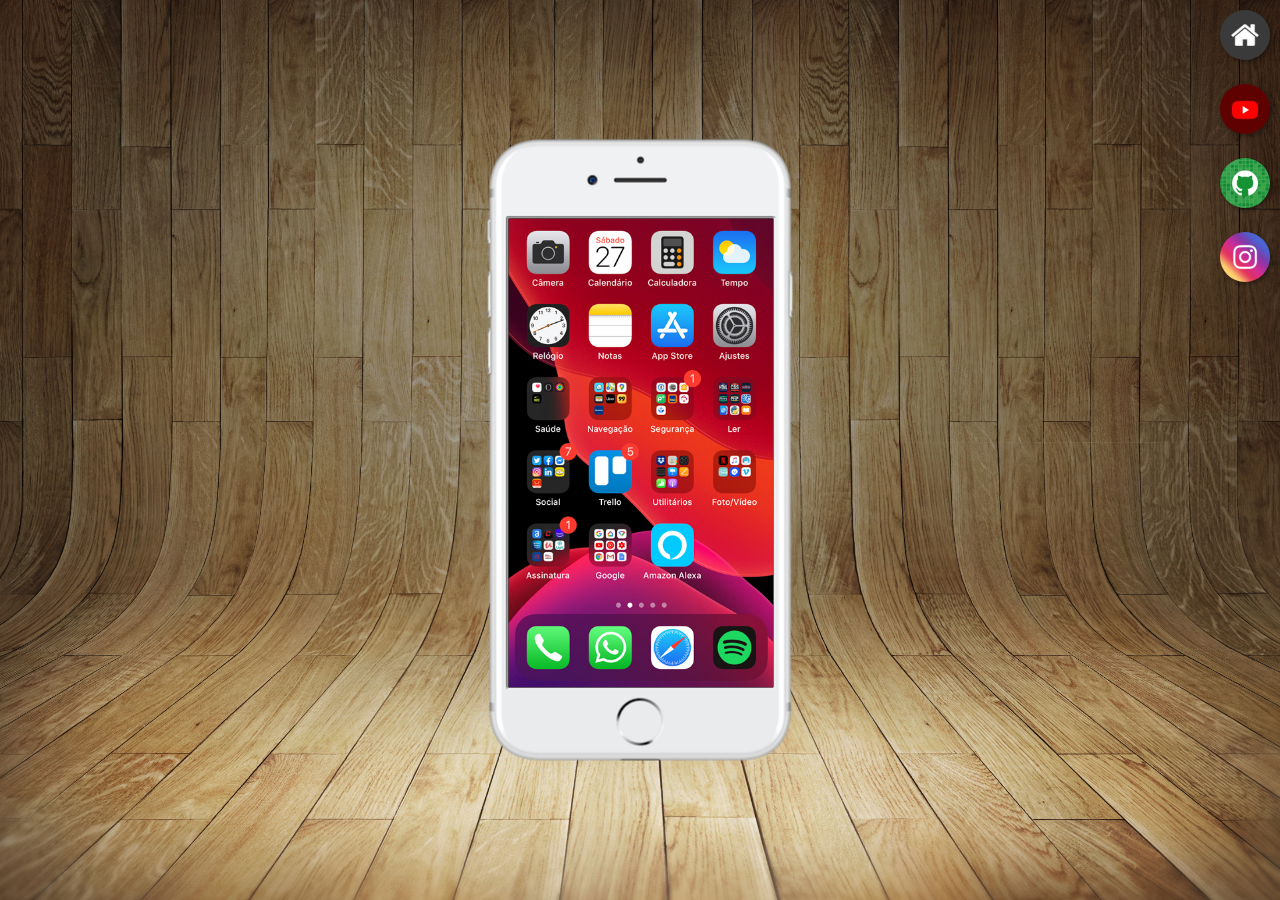
<file: index.html>
<!DOCTYPE html>
<html lang="en">
<head>
    <meta charset="UTF-8">
    <meta name="viewport" content="width=device-width, initial-scale=1.0">
    <link rel="shortcut icon" href="favicon.ico" type="image/x-icon">
    <link rel="stylesheet" href="estilos/style.css">
    <title>Projeto Redes Sociais</title>
</head>
<body>
    <main>
        <section id="telefone">
            <iframe src="home.html" name="tela" id="tela">
                Seu navegador não é compatível com isso.
            </iframe>
        </section>
        <section id="redes-sociais">
            <a href="home.html" target="tela"><img src="imagens/logo-home.jpg" alt="Home"></a><br>
            <a href="youtube.html" target="tela"><img src="imagens/logo-youtube.jpg" alt="YouTube"></a><br>
            <a href="GitHub.html" target="tela"><img src="imagens/logo-github.jpg" alt="GitHub"></a><br>
            <a href="Instagram.html" target="tela"><img src="imagens/logo-instagram.jpg" alt="Instagram"></a><br>
        </section>
    </main>
</body>
</html>
</file>
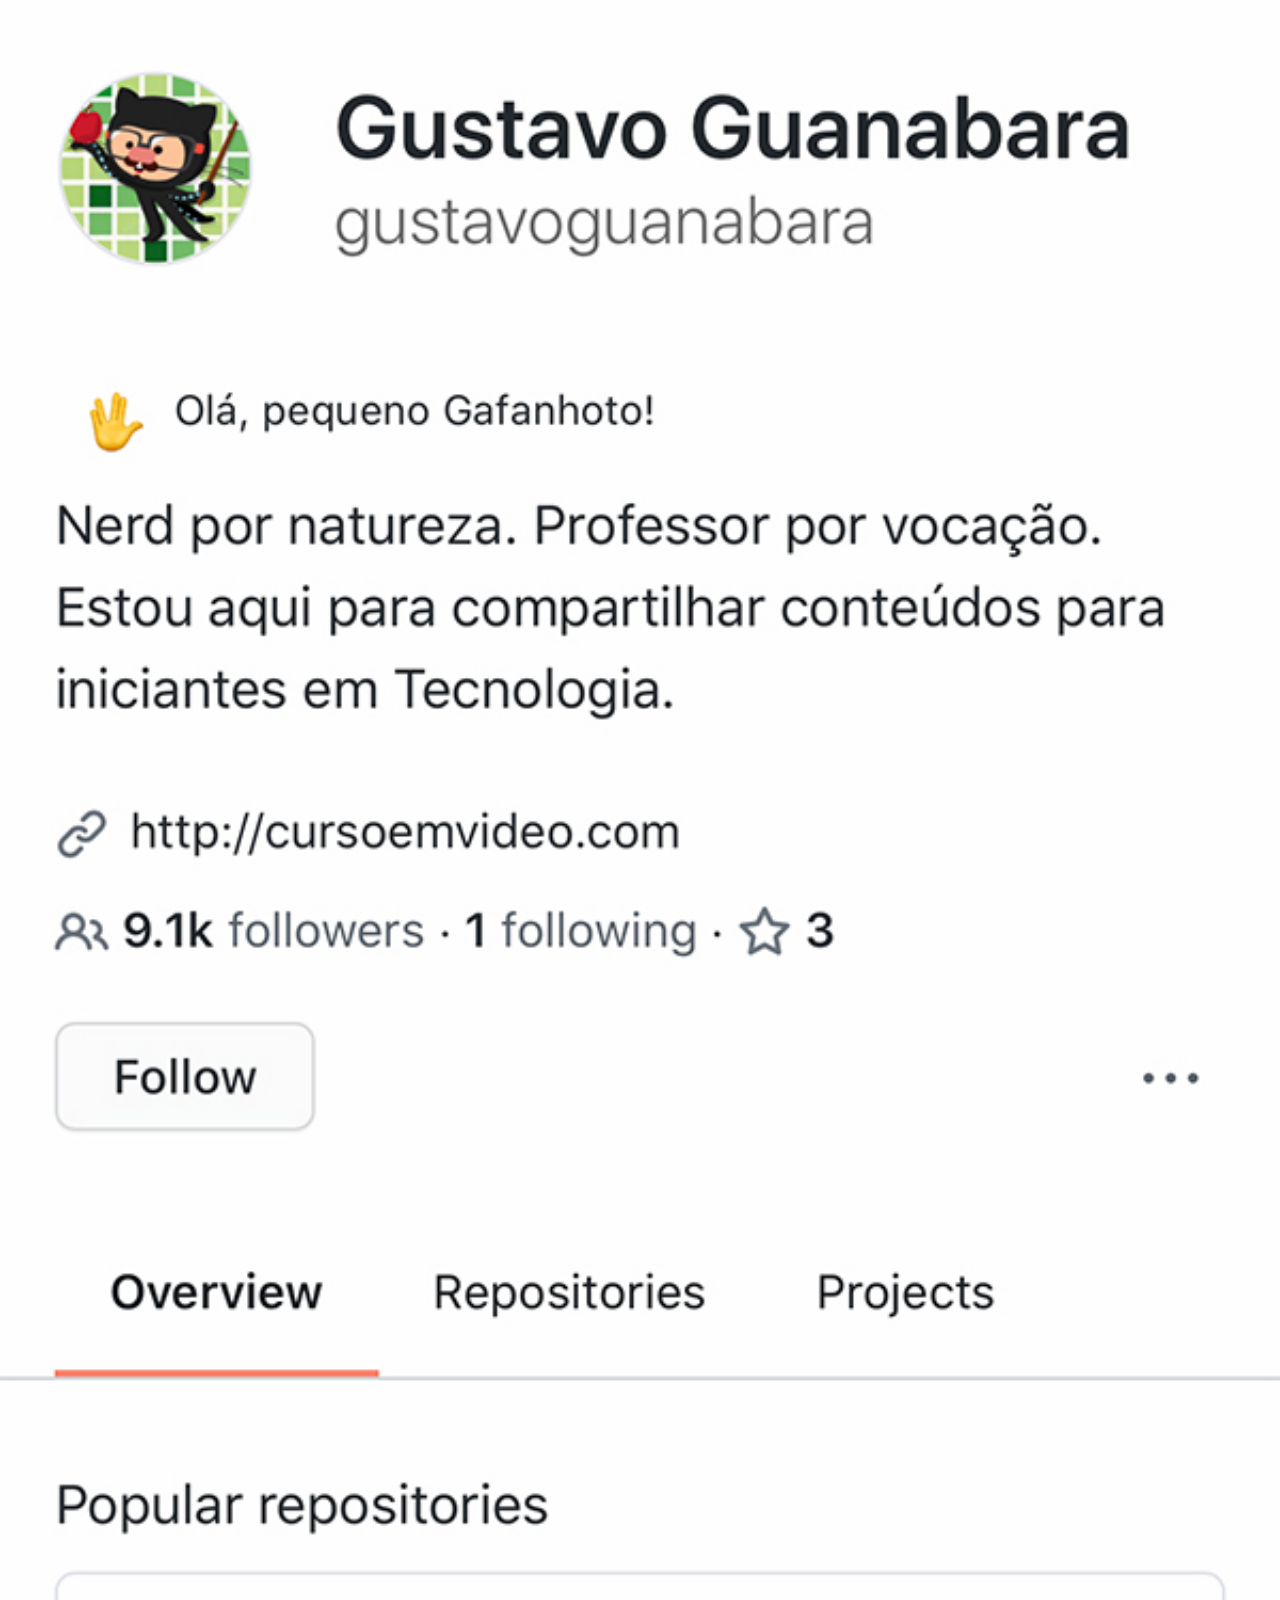
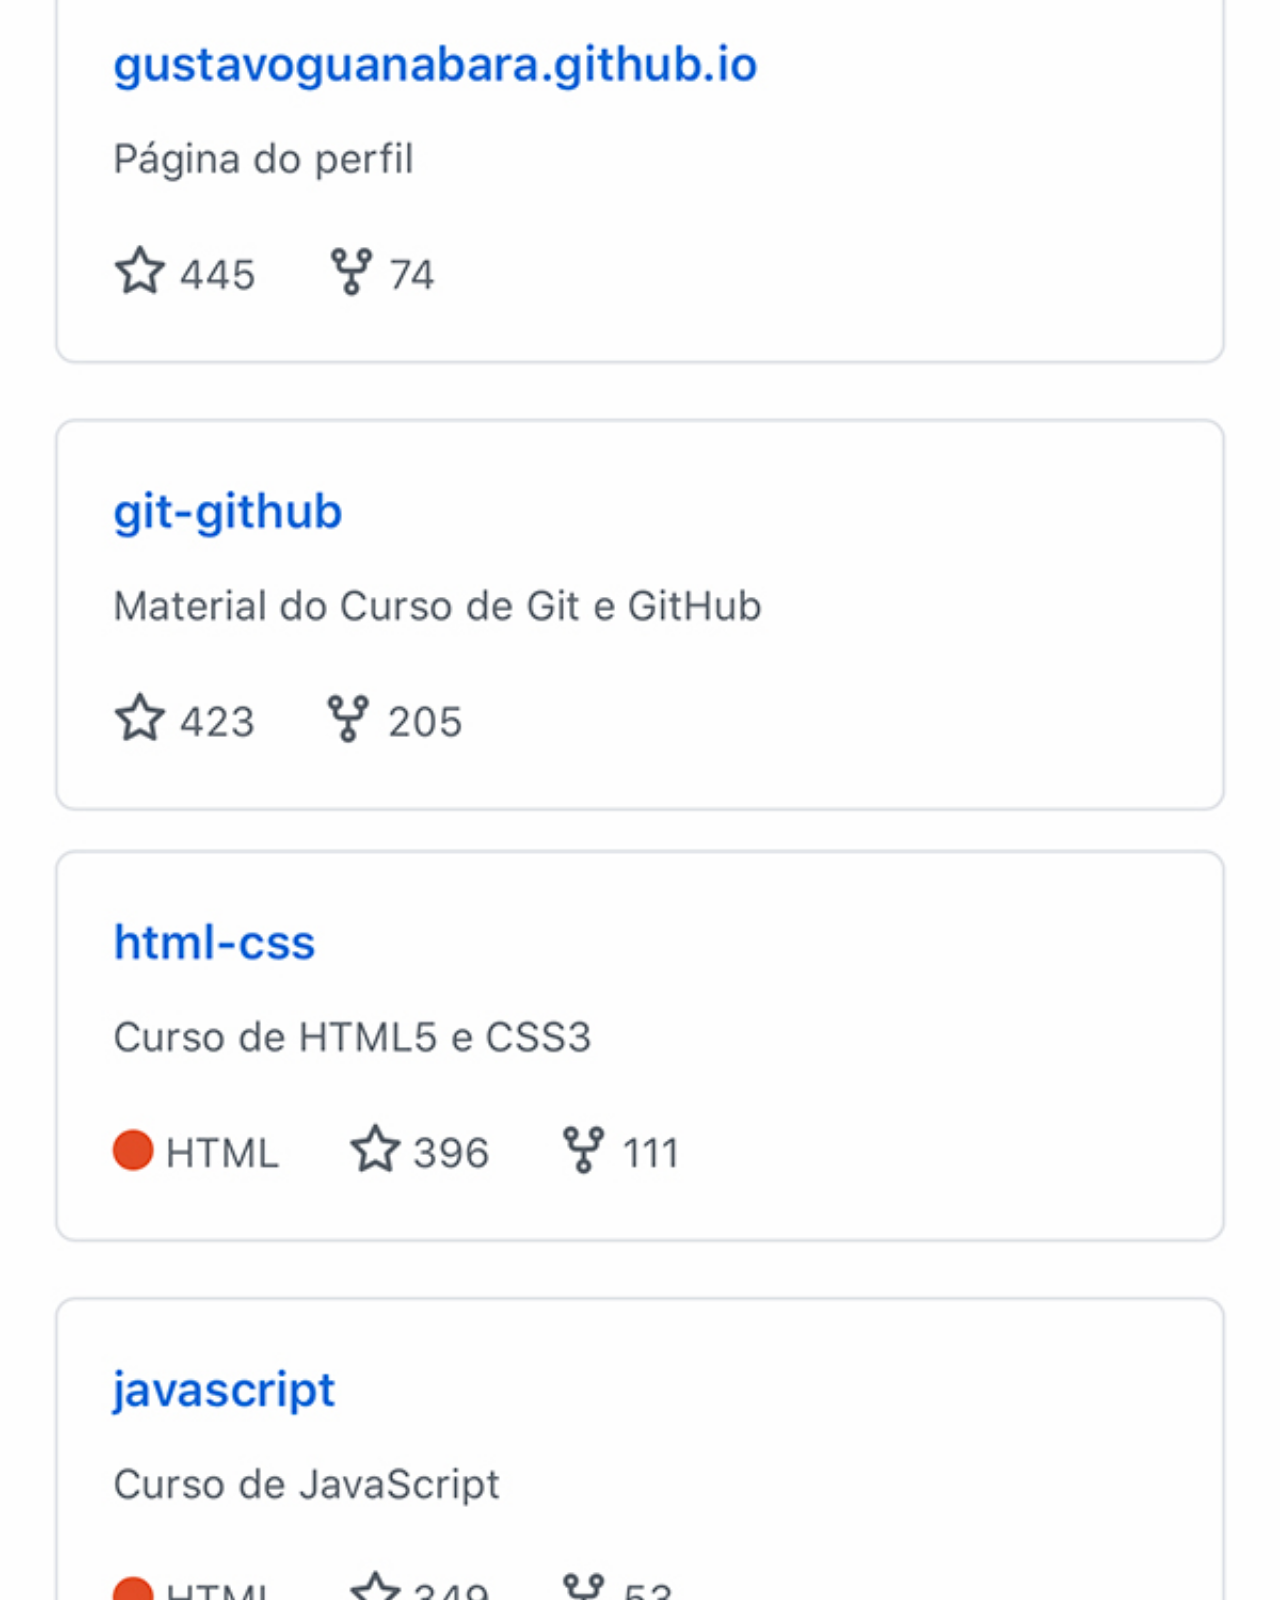
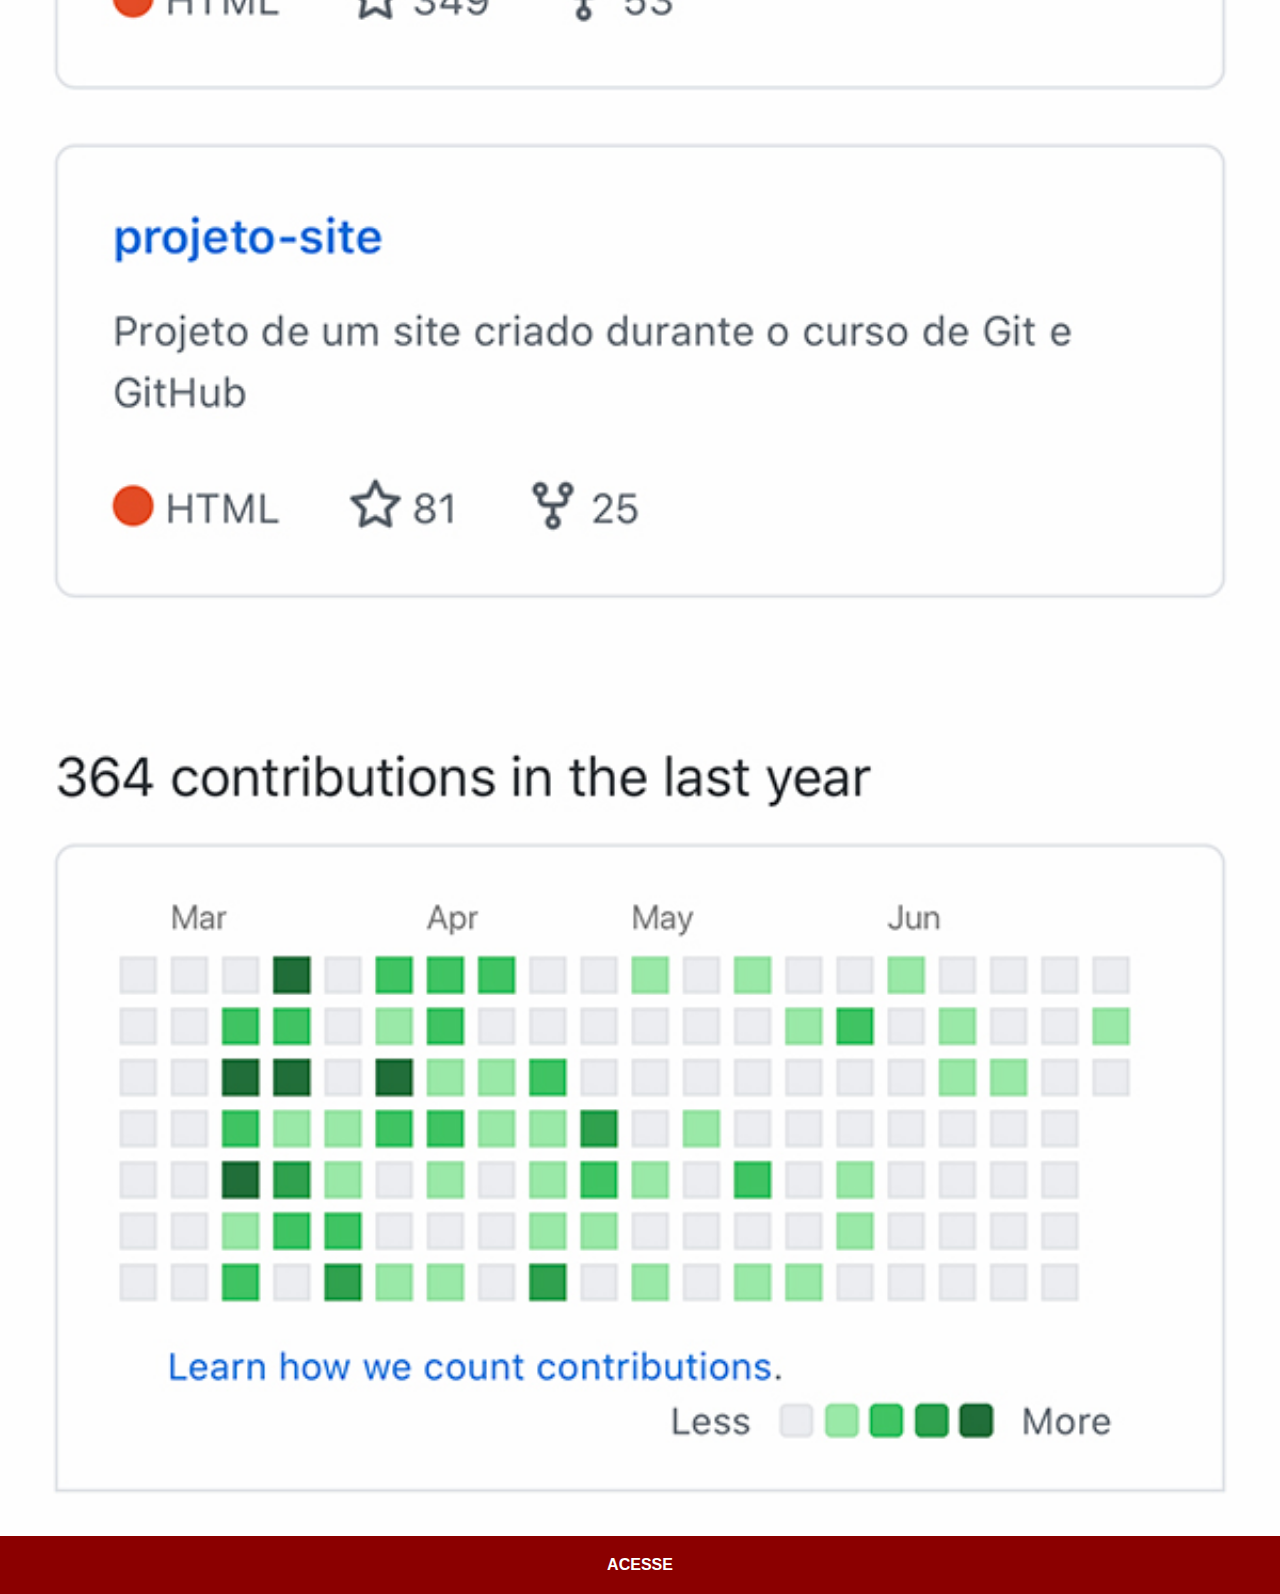
<file: GitHub.html>
<!DOCTYPE html>
<html lang="pt-br">
<head>
    <meta charset="UTF-8">
    <meta name="viewport" content="width=device-width, initial-scale=1.0">
    <title>YouTube</title>
    <link rel="stylesheet" href="estilos/social.css">
</head>
<body>
    <img src="imagens/tela-github.jpg" alt="GitHub">
    <a href="github.com/gustavoguanabara" target="_blank">ACESSE</a>
</body>
</html>
</file>
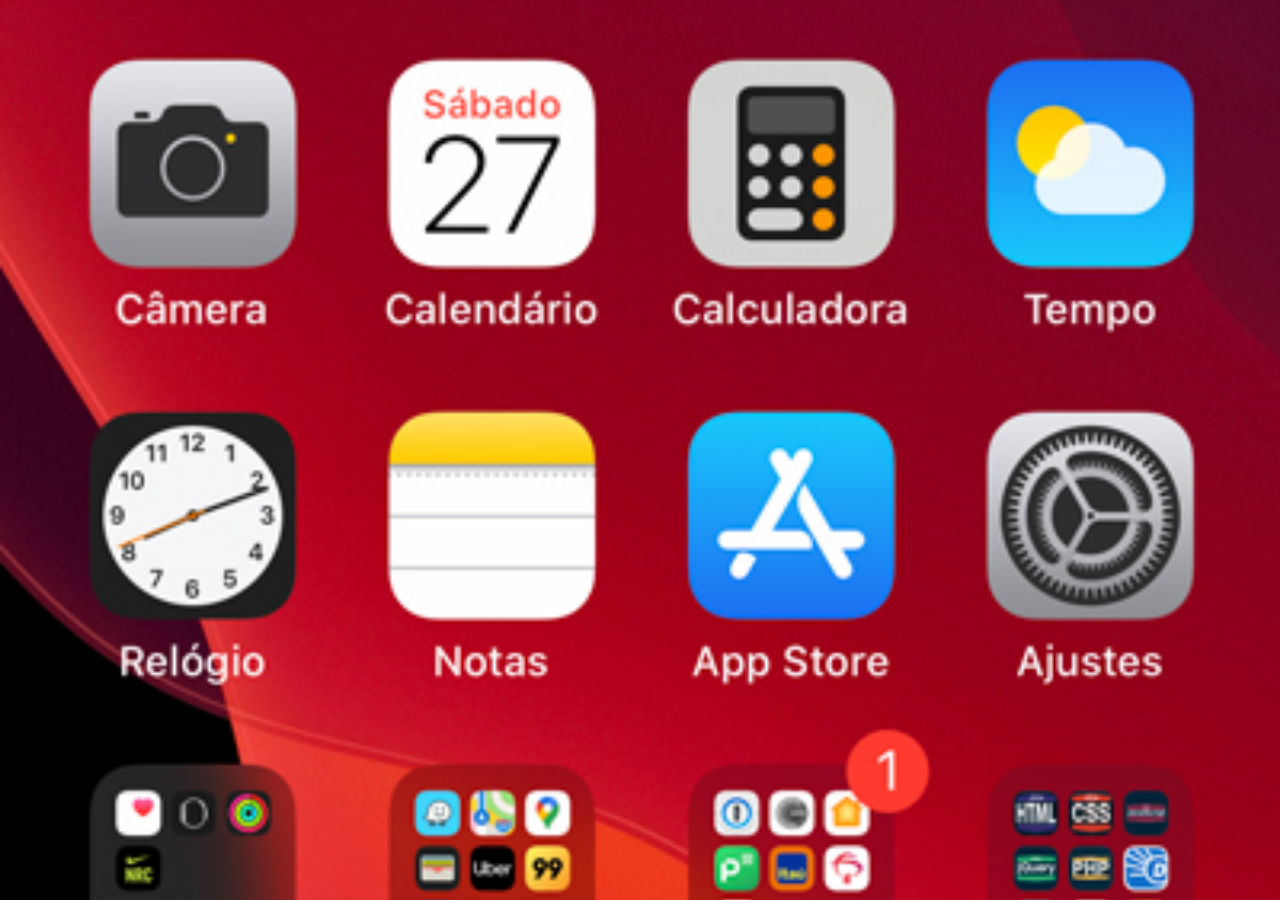
<file: home.html>
<!DOCTYPE html>
<html lang="en">
<head>
    <meta charset="UTF-8">
    <meta name="viewport" content="width=device-width, initial-scale=1.0">
    <title>Home</title>
</head>
<style>
    * {
        margin: 0px;
        padding: 0px;
    }

    body {
        width: 100vw;
        height: 100vh;
        background: black url('imagens/tela-home.jpg') no-repeat top center;
        background-size: cover;
    }
</style>
<body>
    
</body>
</html>
</file>
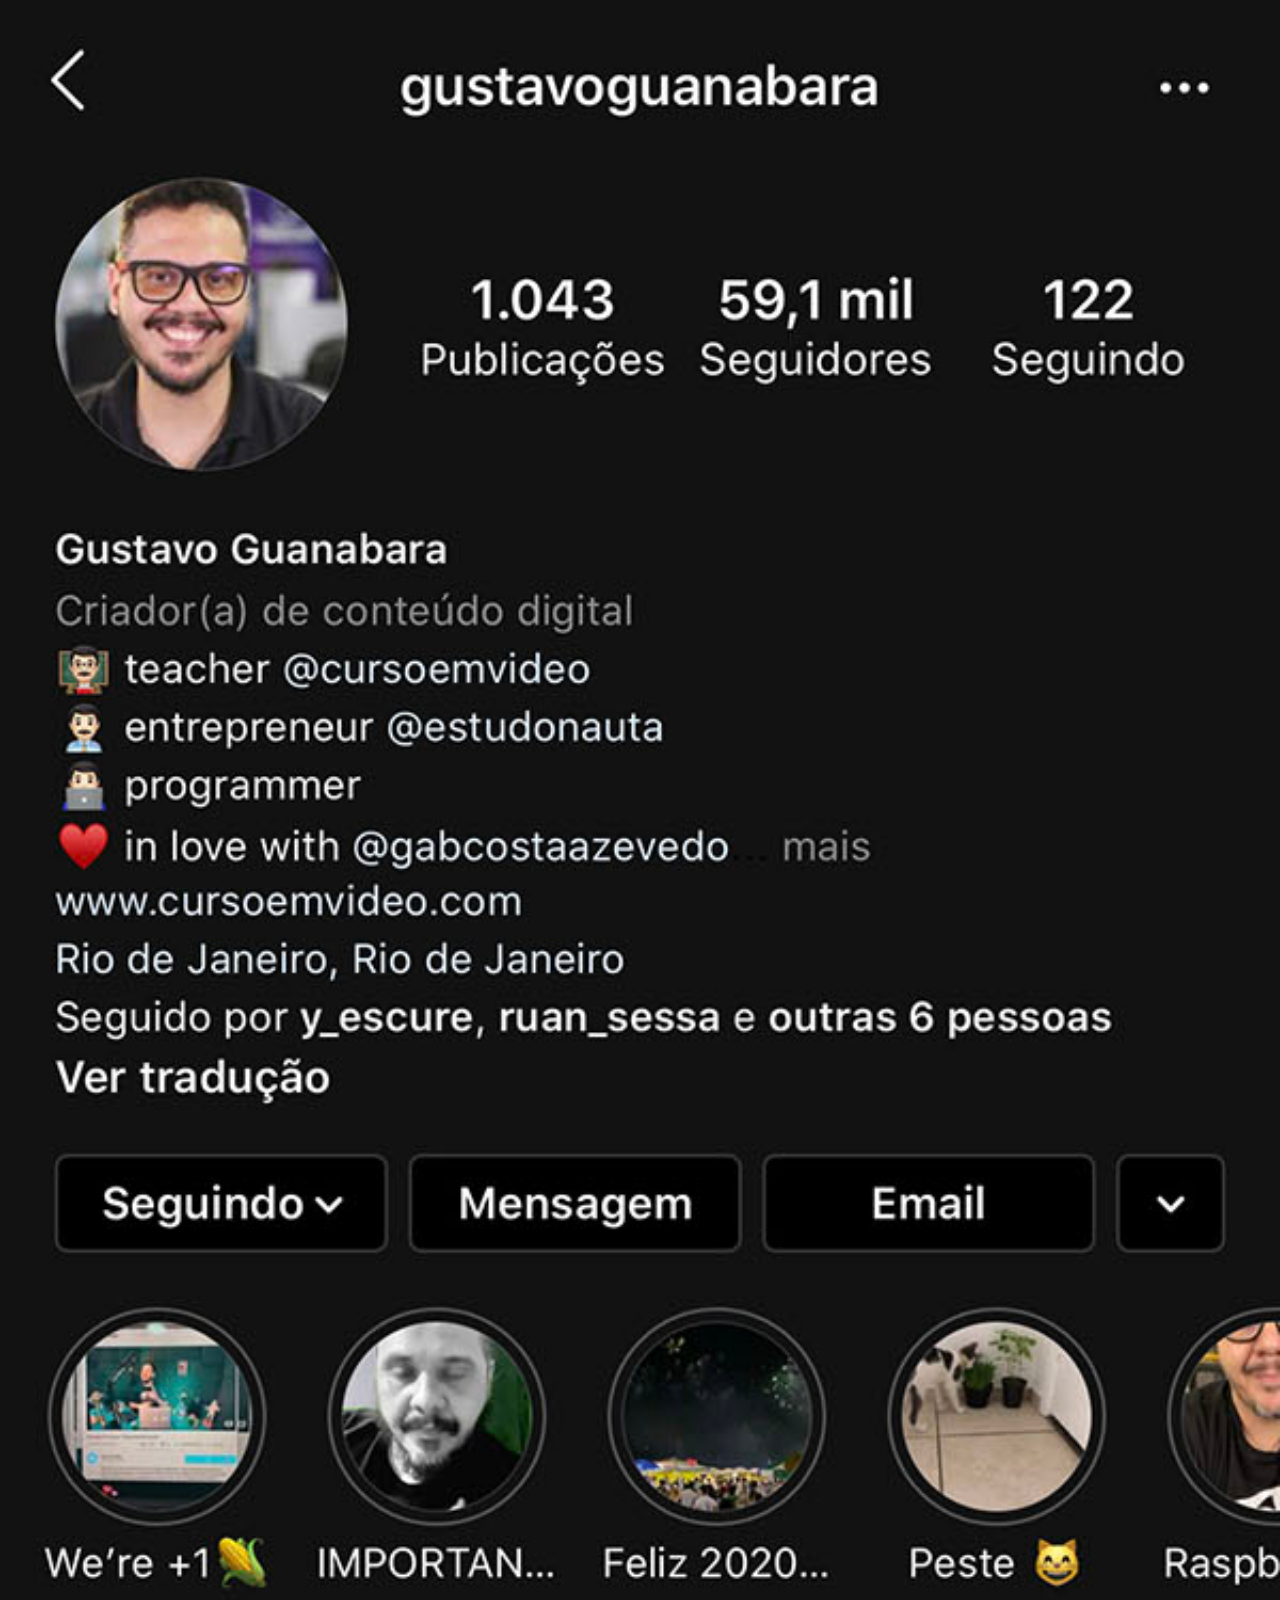
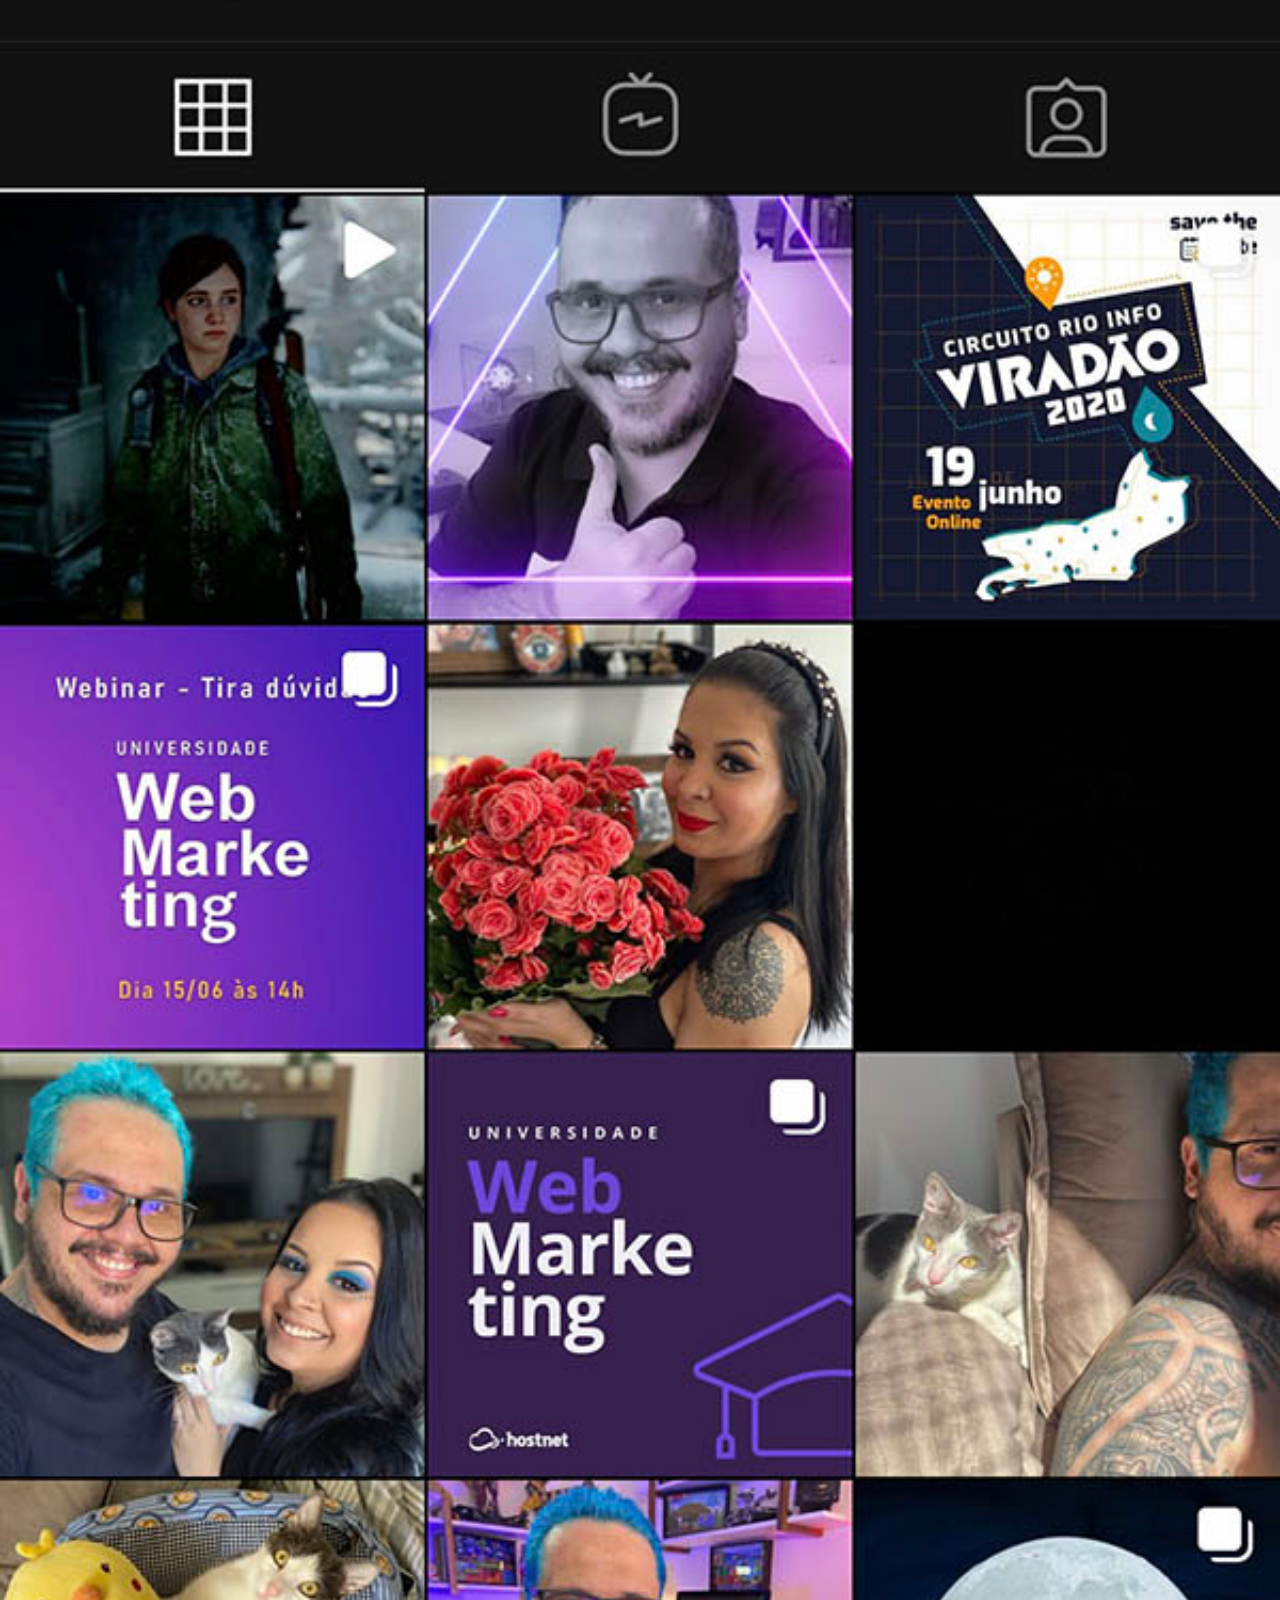
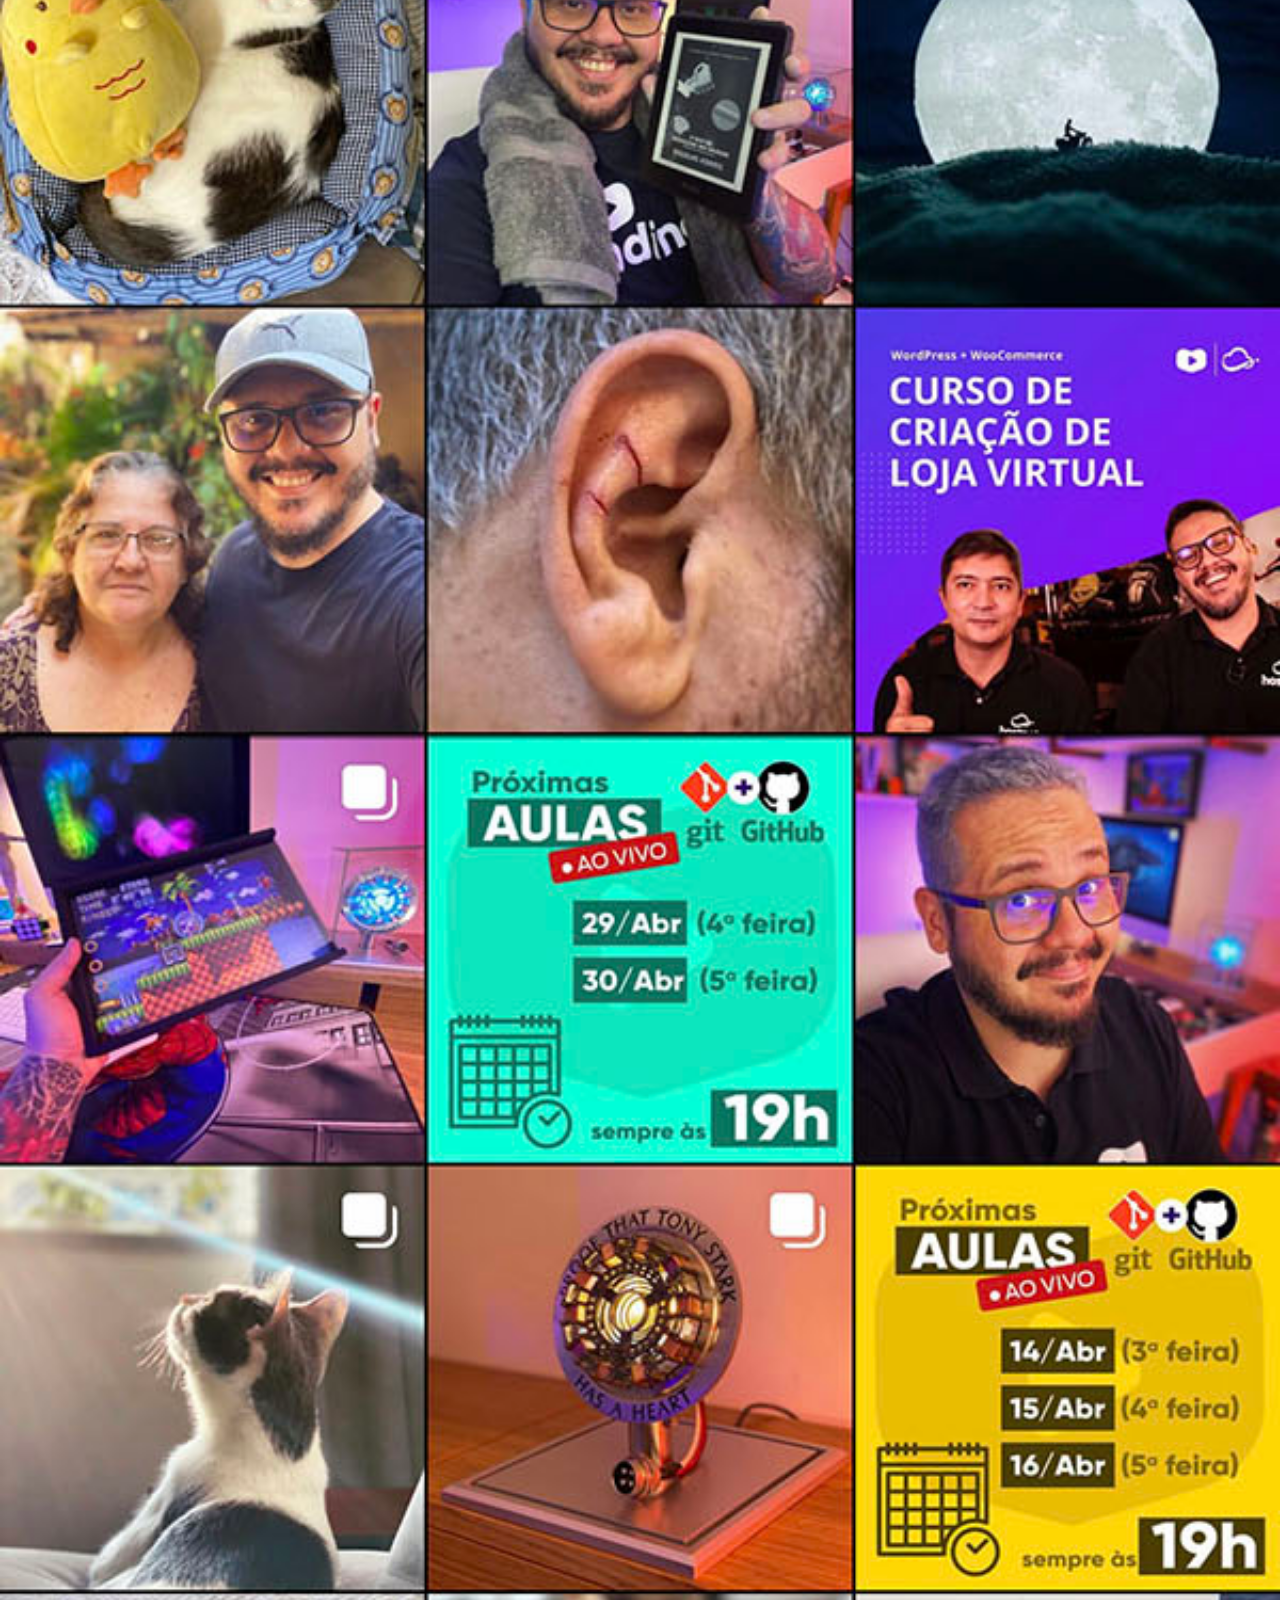
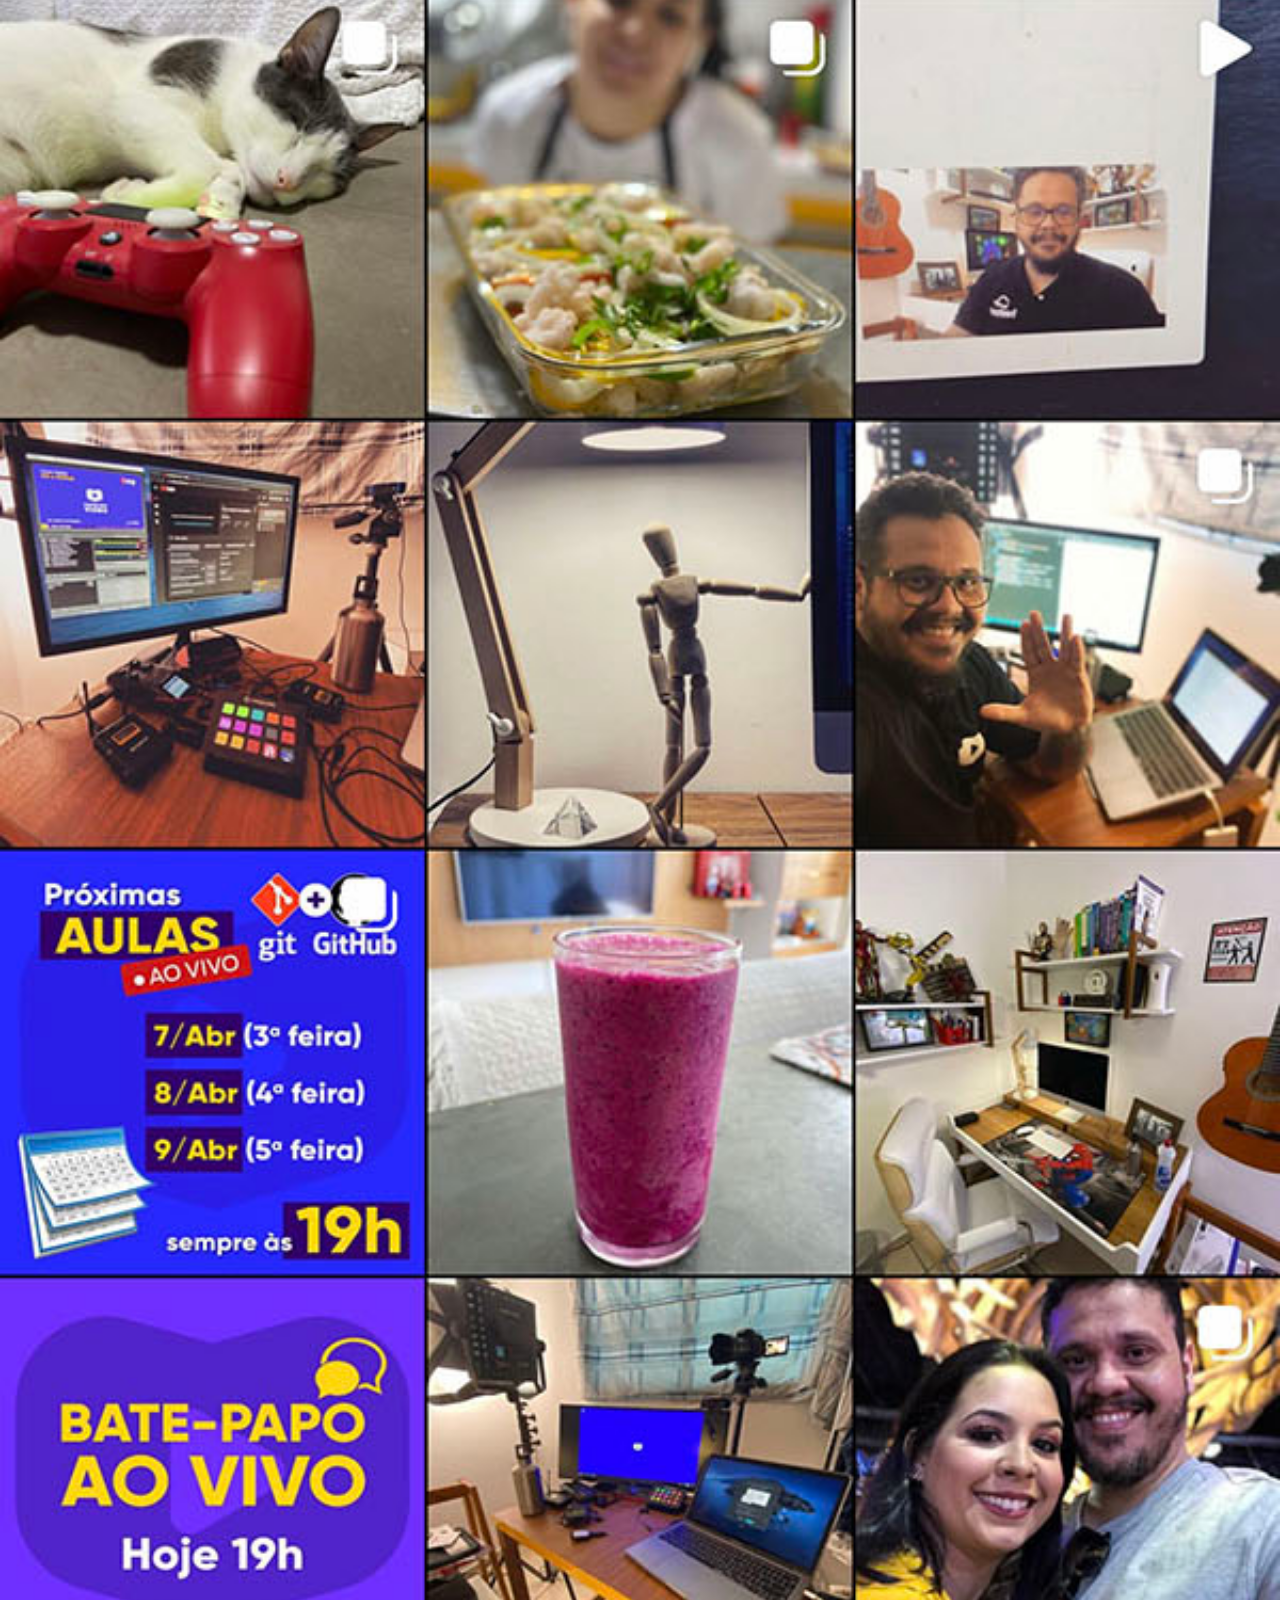
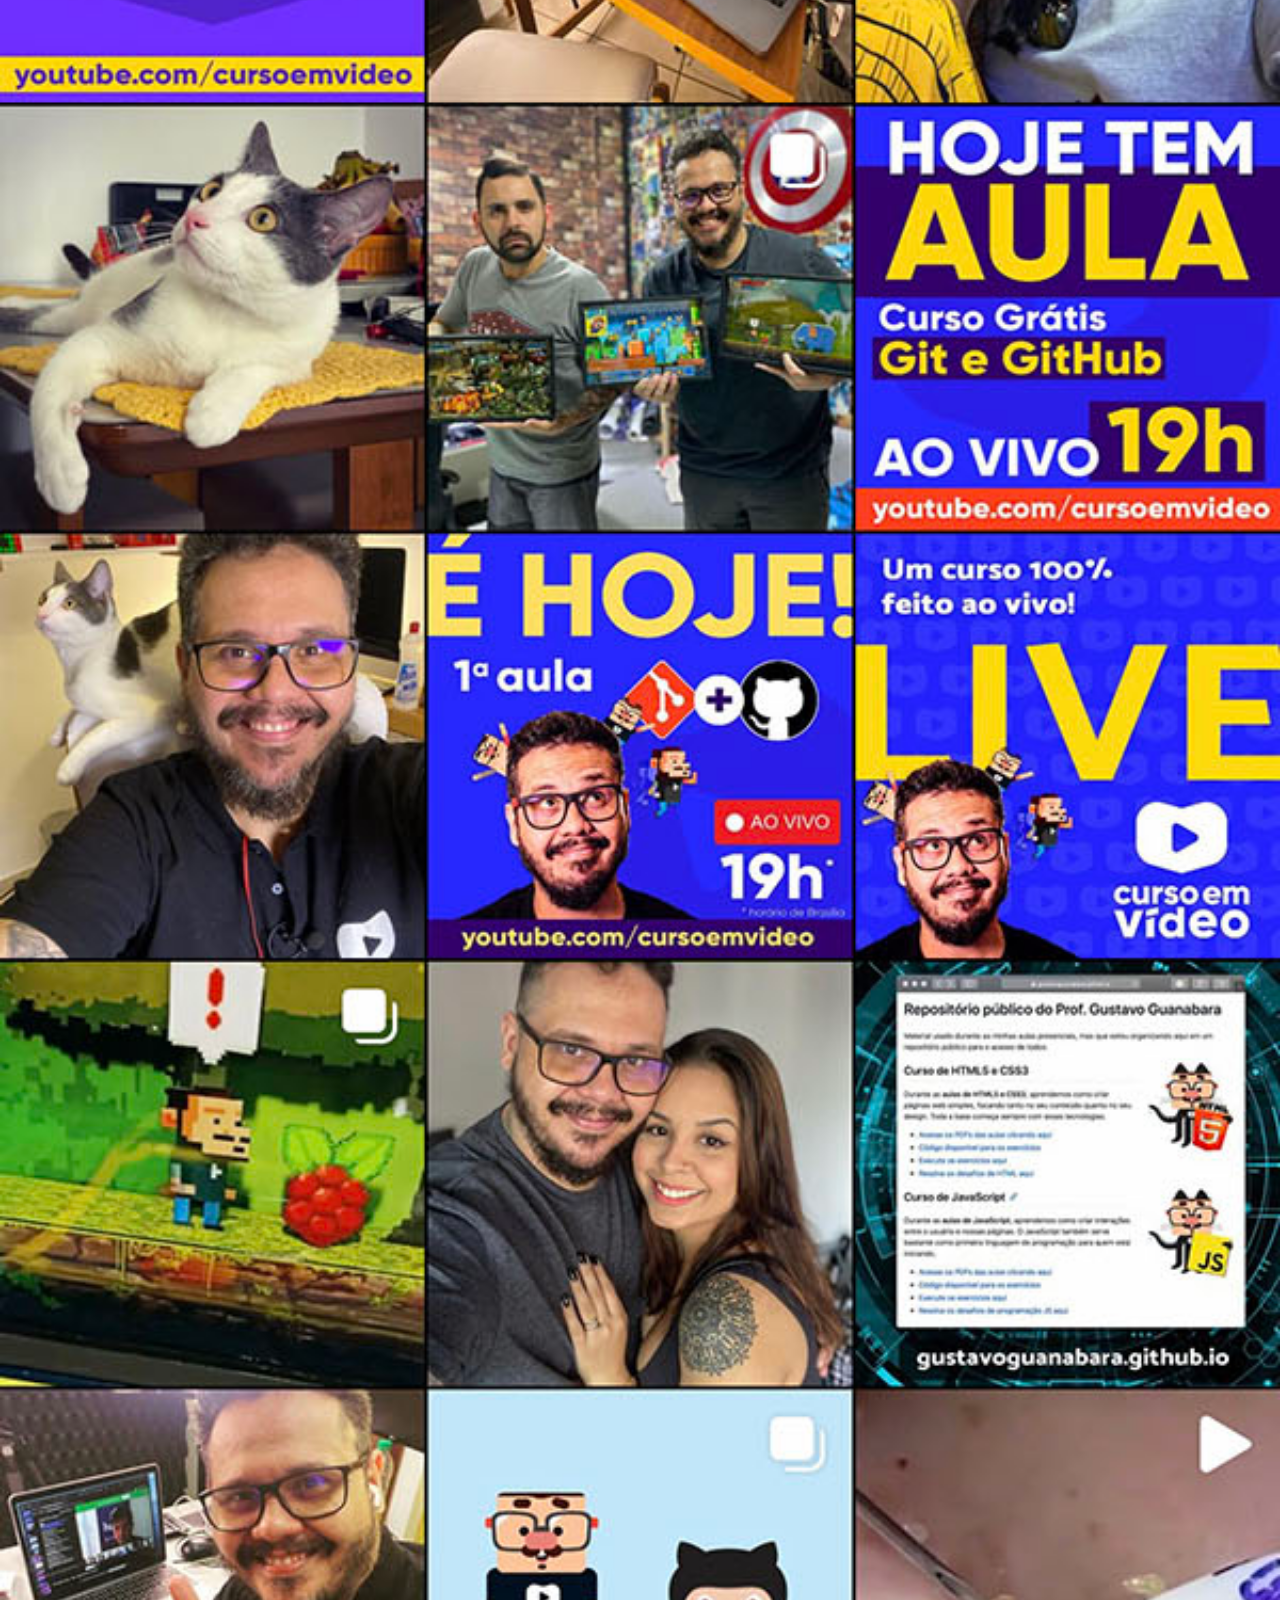
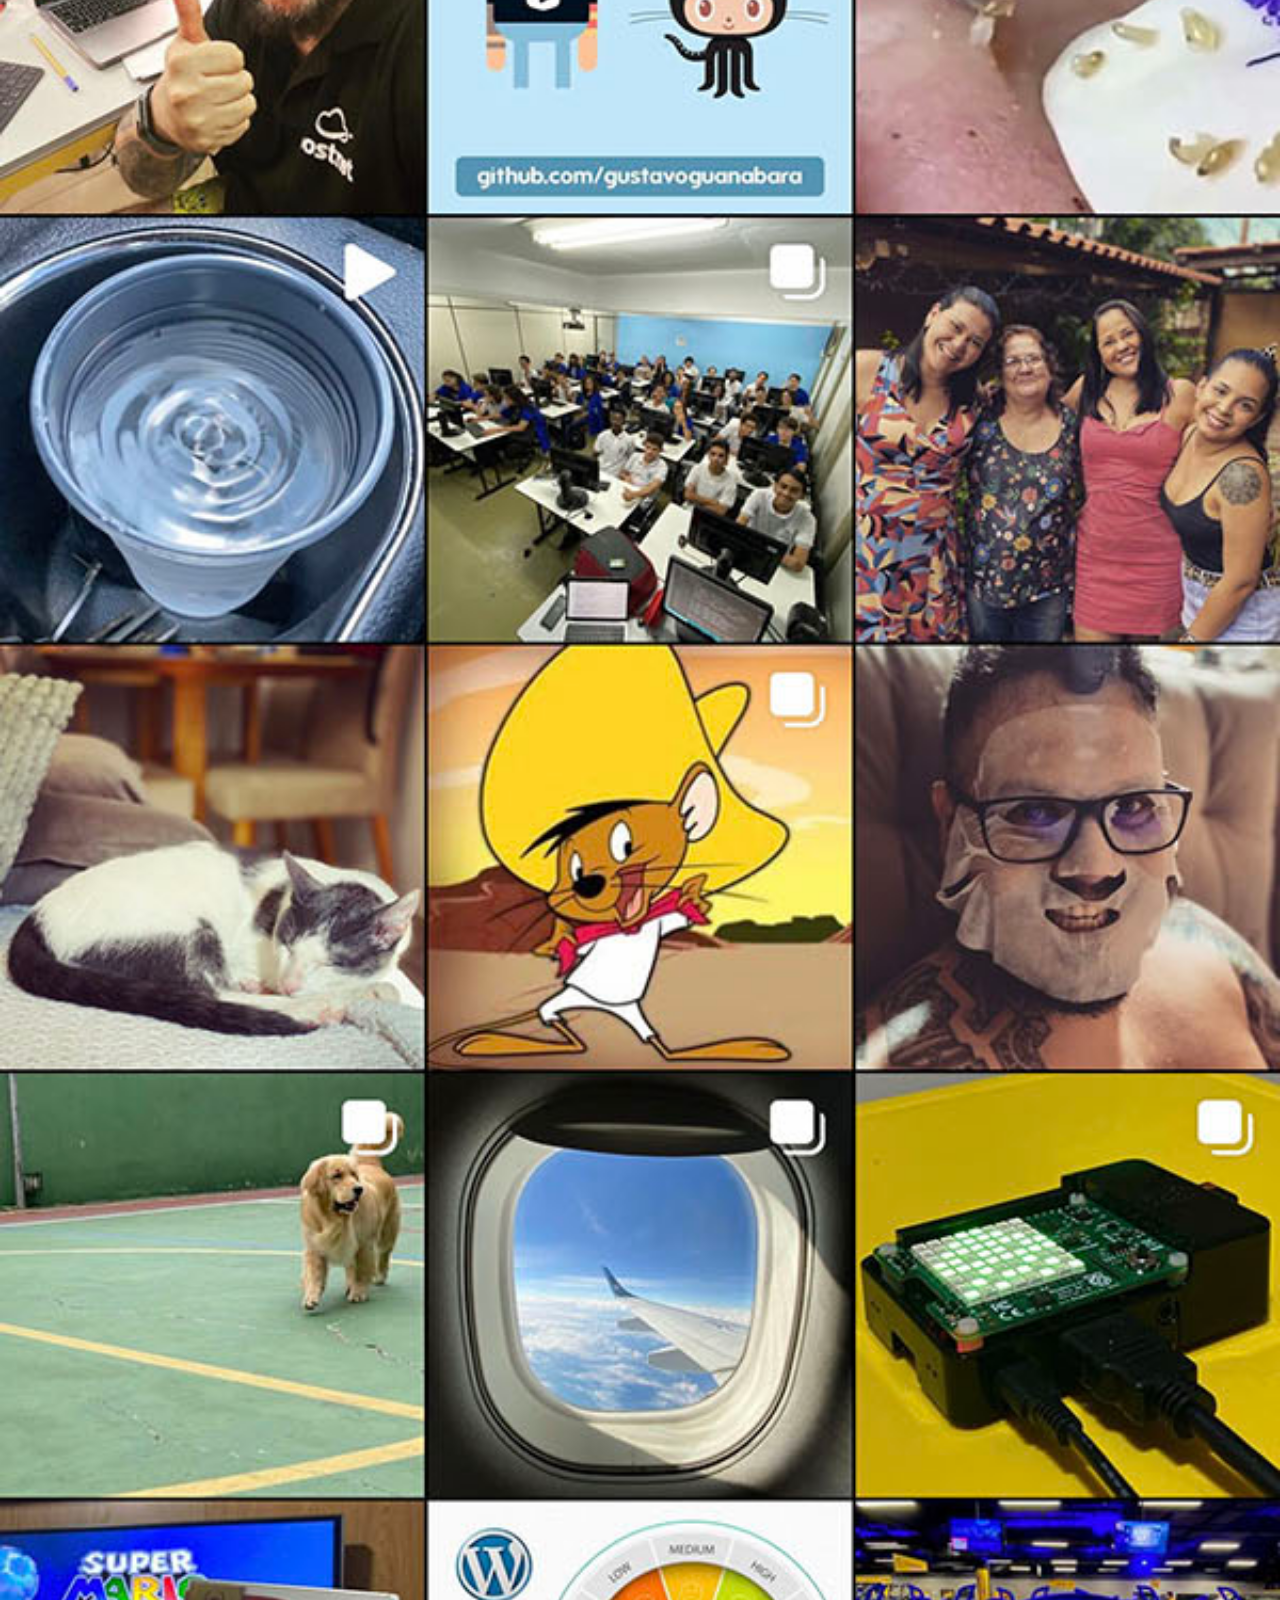
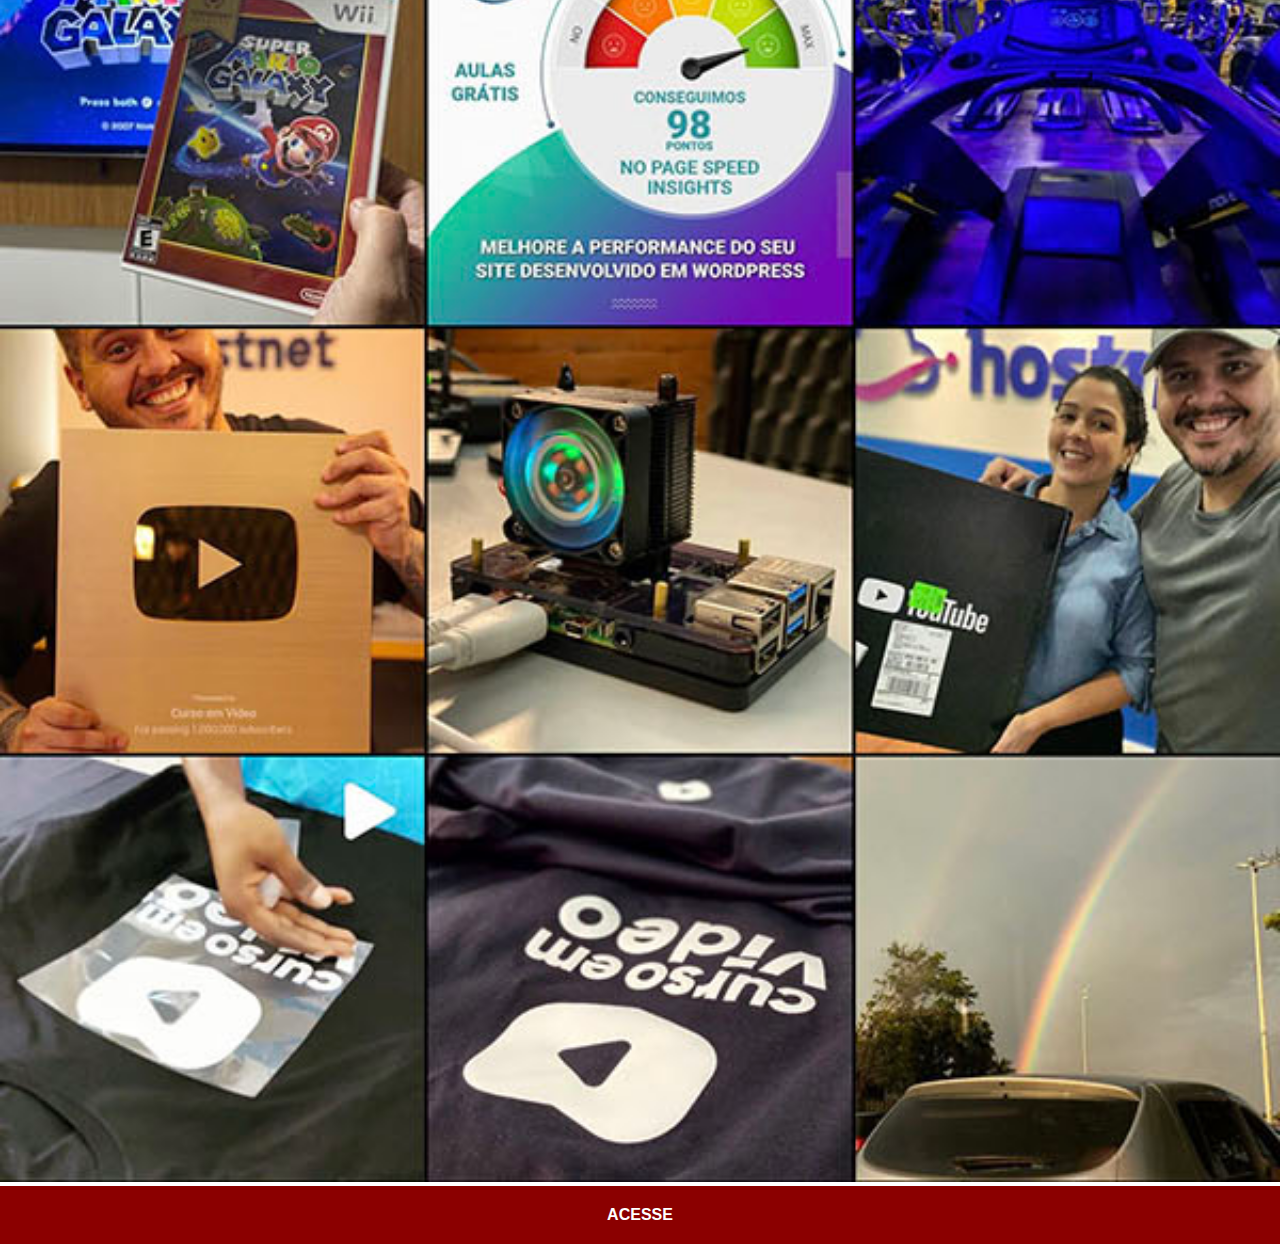
<file: Instagram.html>
<!DOCTYPE html>
<html lang="pt-br">
<head>
    <meta charset="UTF-8">
    <meta name="viewport" content="width=device-width, initial-scale=1.0">
    <title>YouTube</title>
    <link rel="stylesheet" href="estilos/social.css">
</head>
<body>
    <img src="imagens/tela-instagram.jpg" alt="Instagram">
    <a href="instagram.com/gustavoguanabara" target="_blank">ACESSE</a>
</body>
</html>
</file>
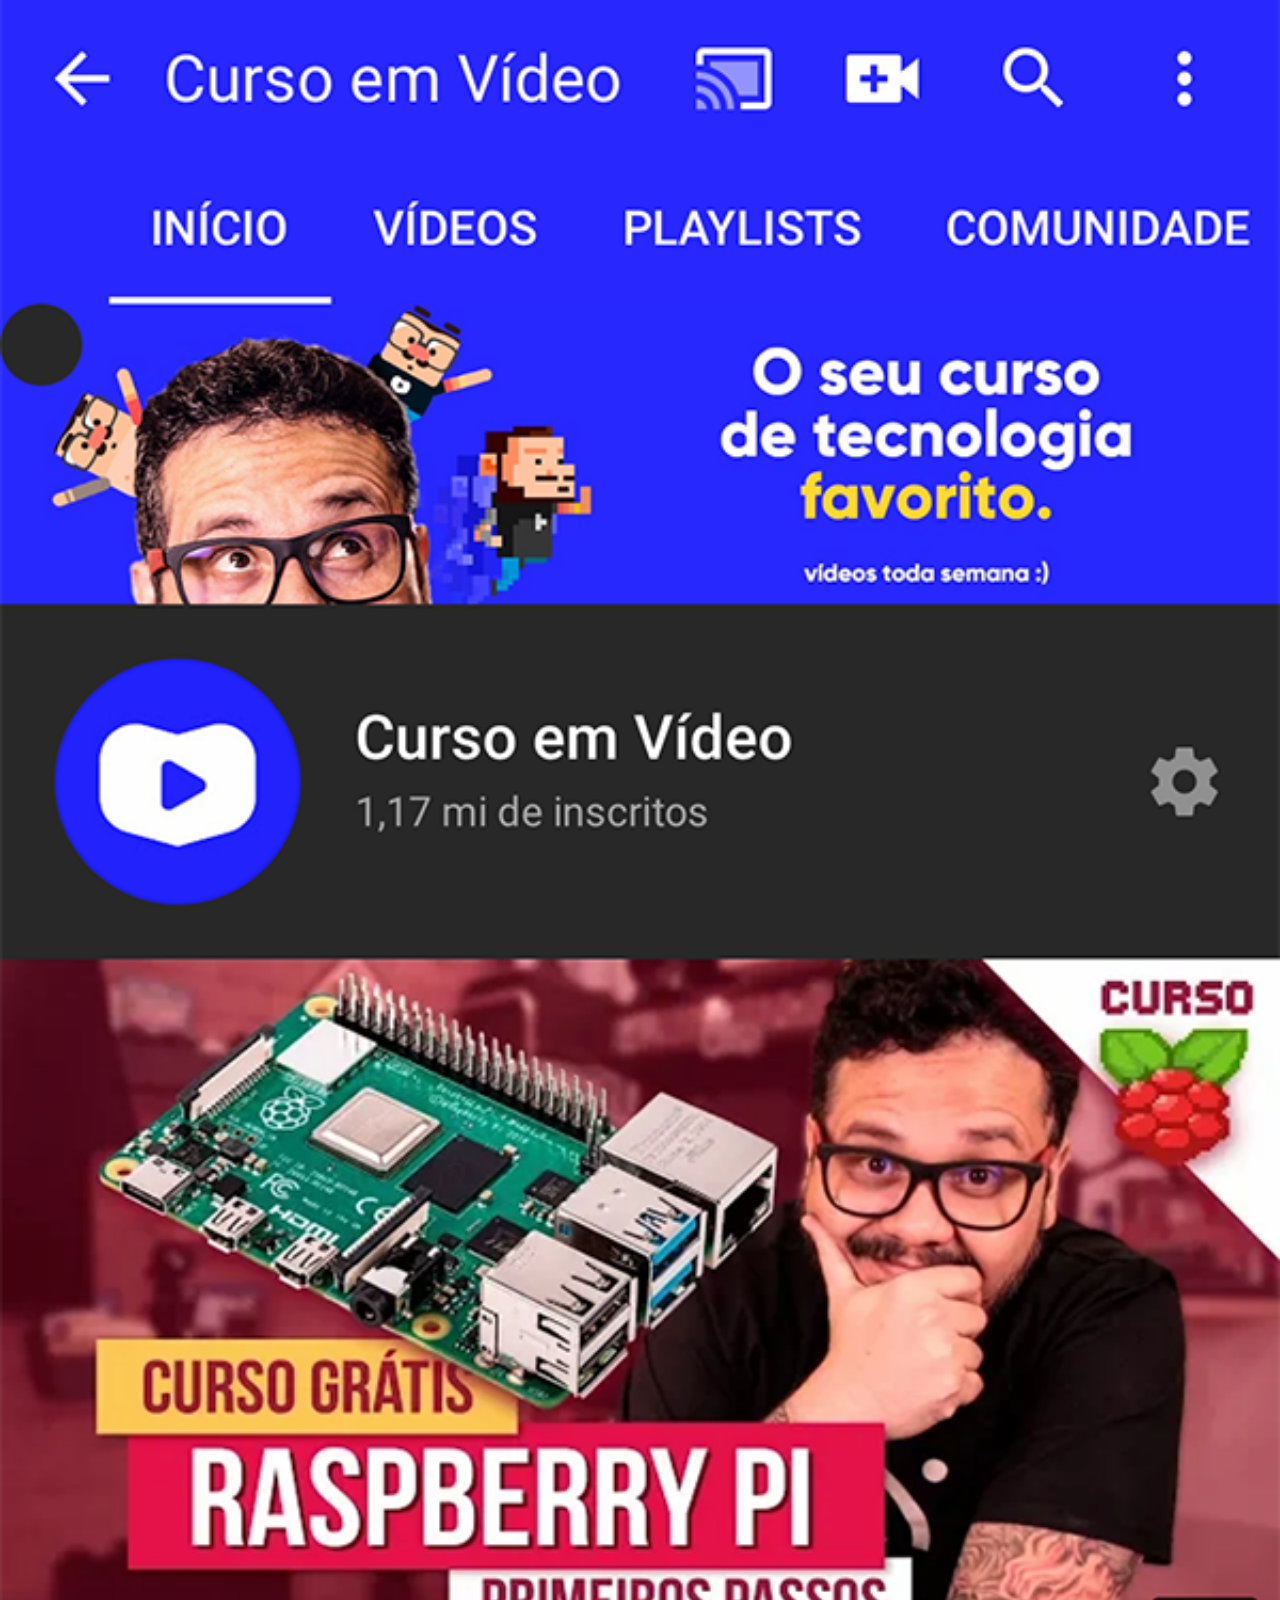
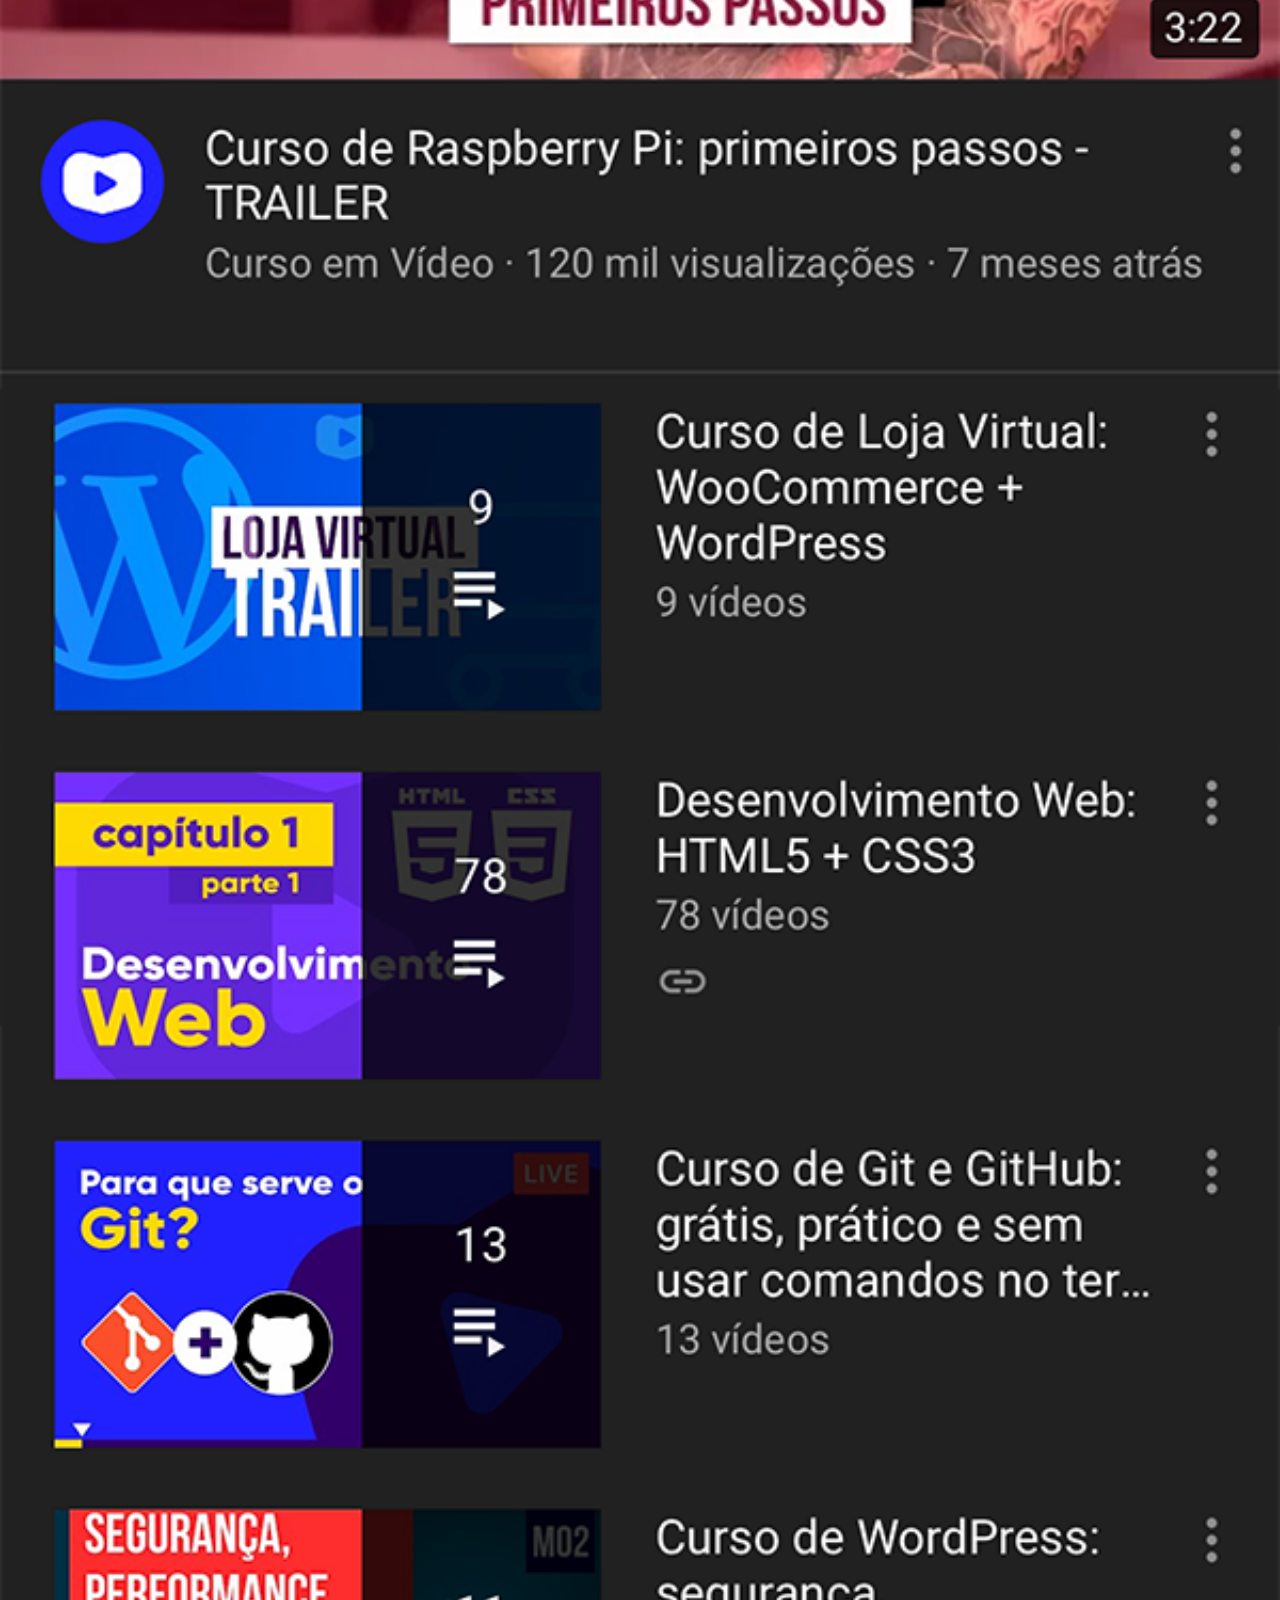
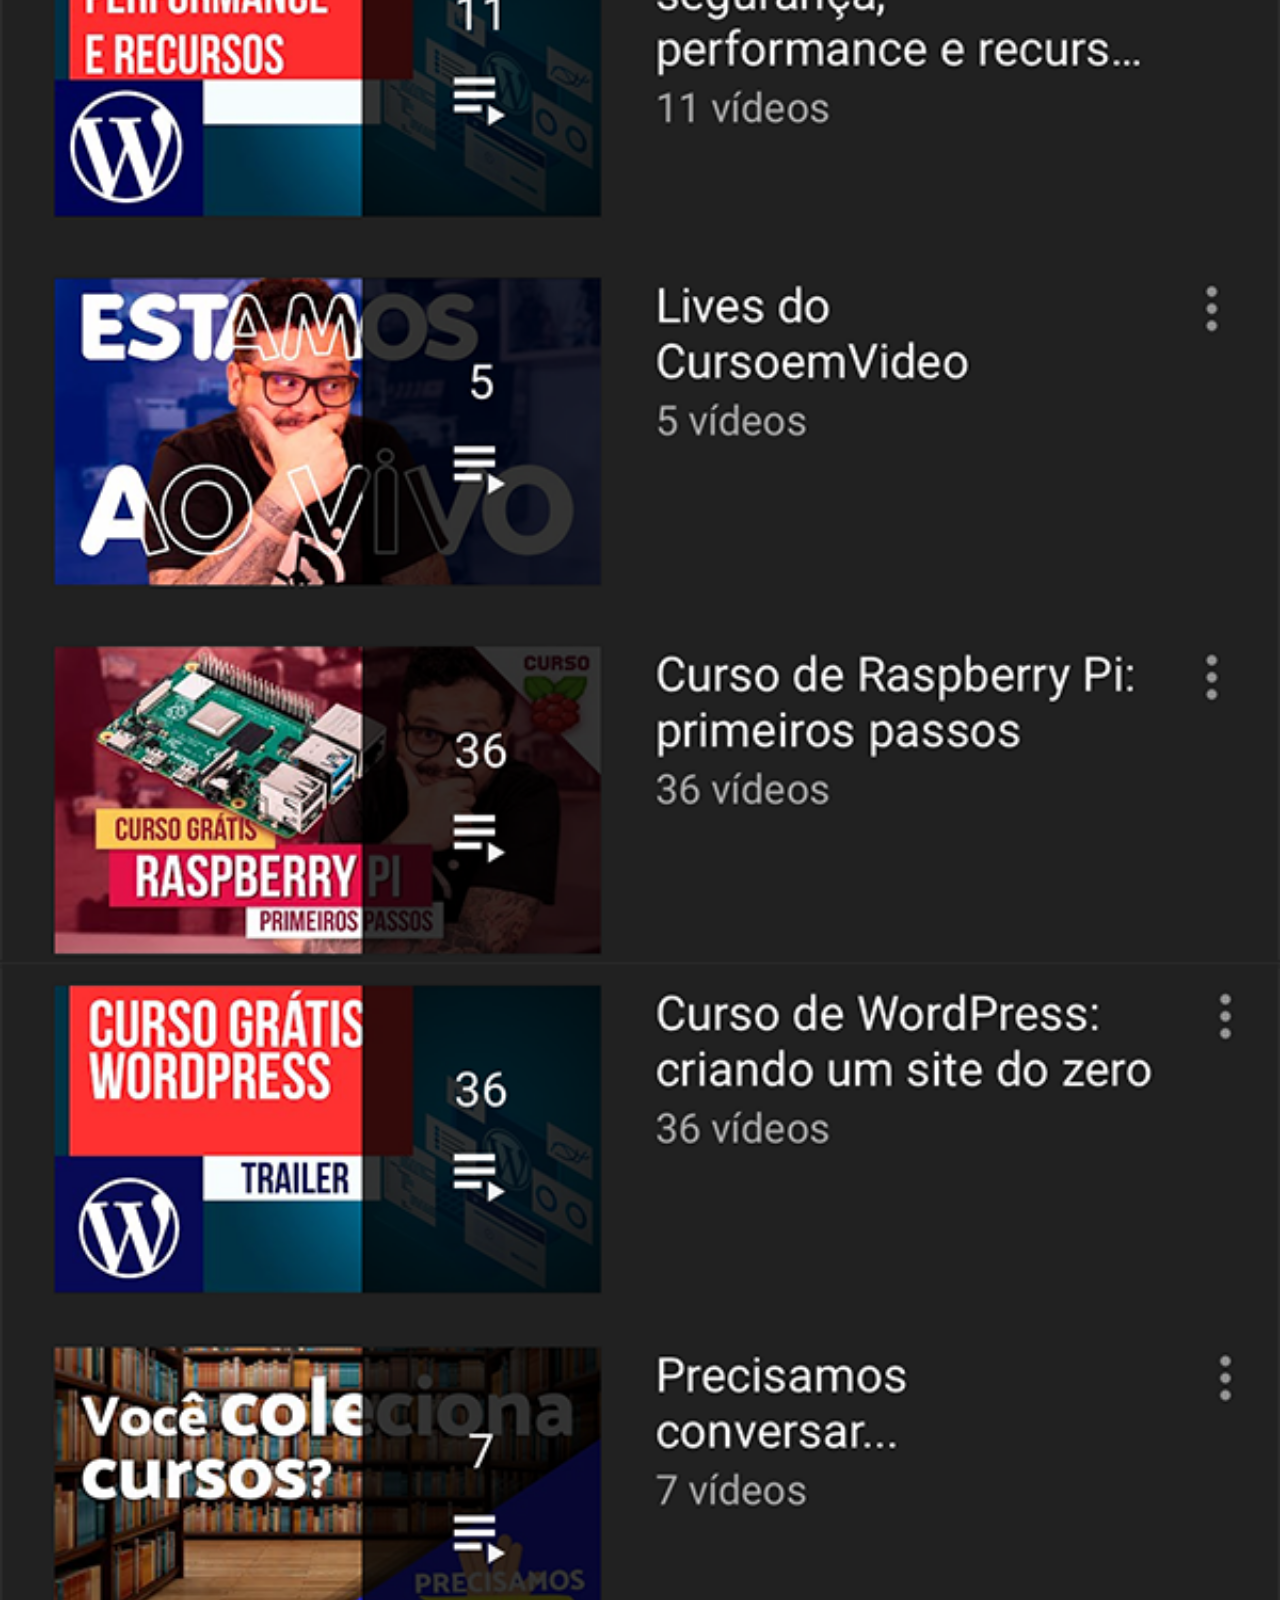
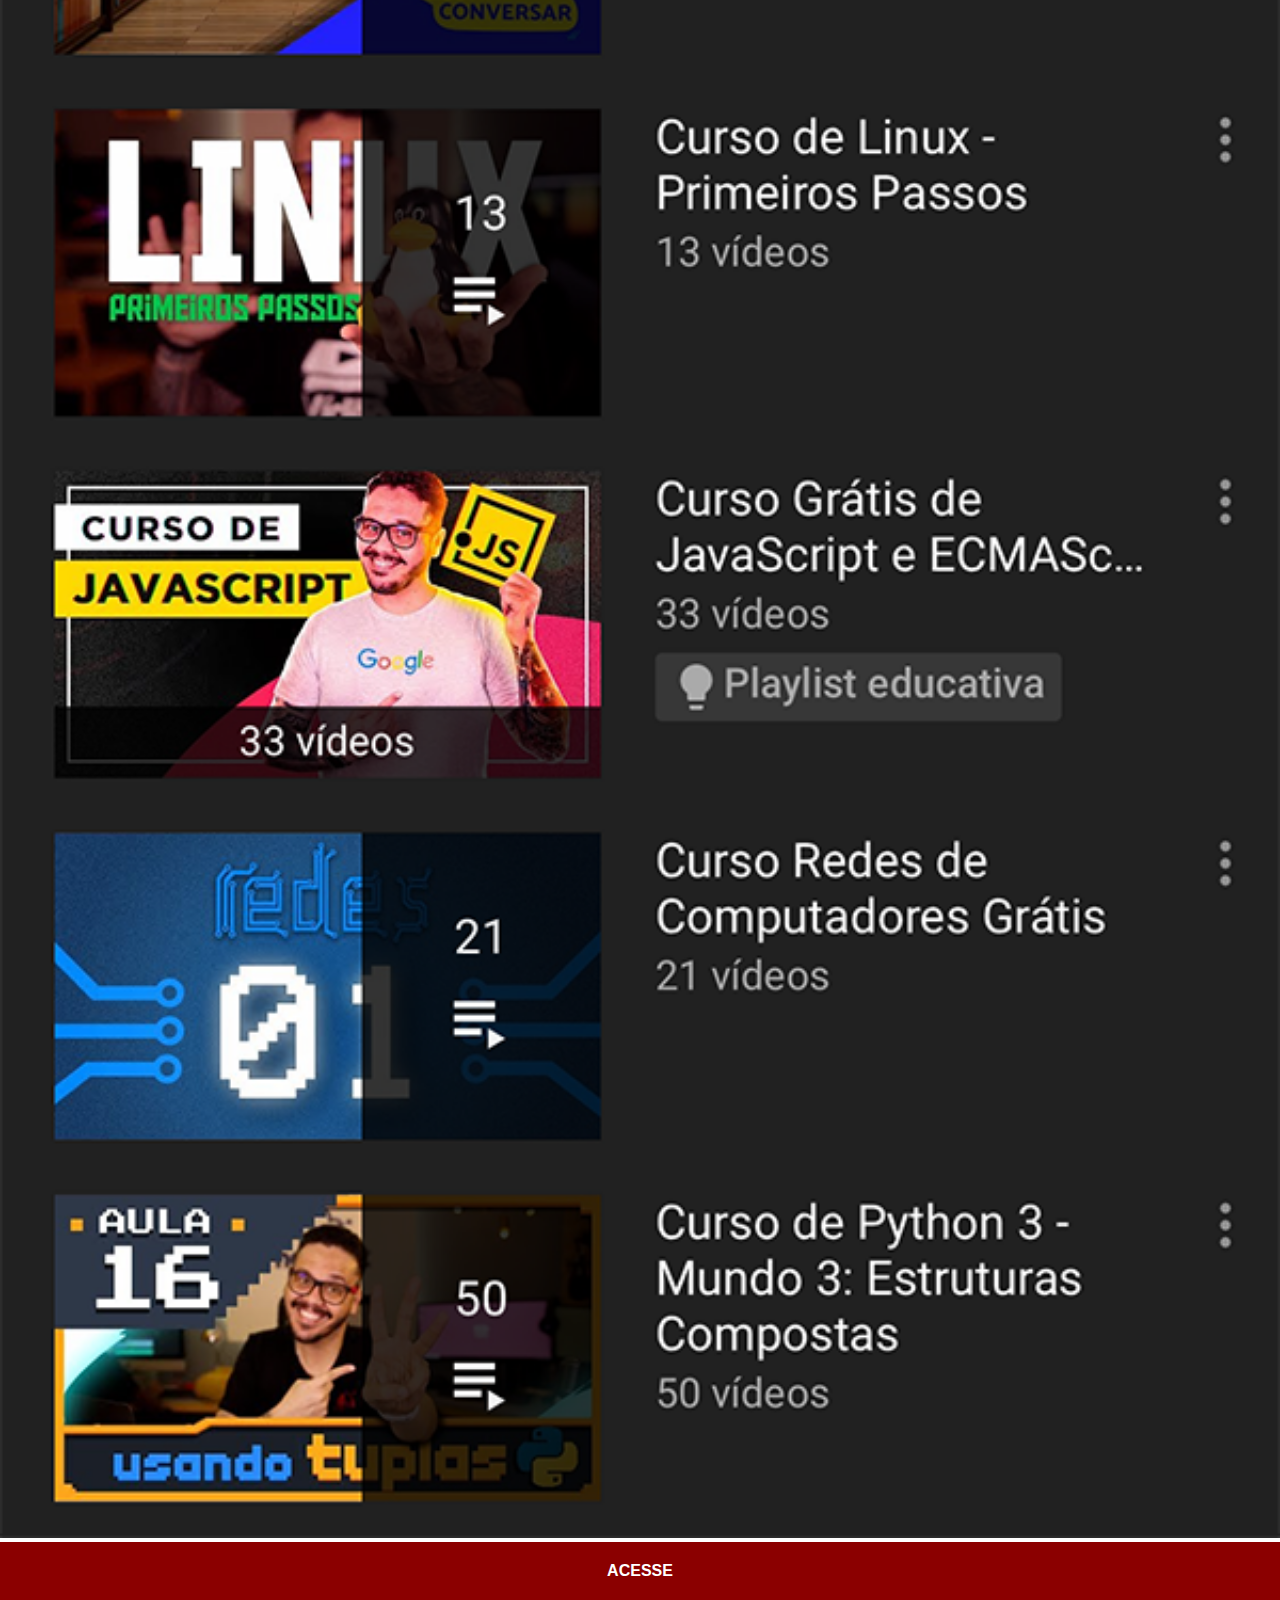
<file: youtube.html>
<!DOCTYPE html>
<html lang="pt-br">
<head>
    <meta charset="UTF-8">
    <meta name="viewport" content="width=device-width, initial-scale=1.0">
    <title>YouTube</title>
    <link rel="stylesheet" href="estilos/social.css">
</head>
<body>
    <img src="imagens/tela-youtube.png" alt="YouTube">
    <a href="youtube.com/user/cursoemvideo/playlists" target="_blank">ACESSE</a>
</body>
</html>
</file>
<file: estilos/style.css>
@charset "UTF-8";

* {
    margin: 0px;
    padding: 0px;
    font-family: Arial, Helvetica, sans-serif;
}

html, body {
    height: 100vh;
    width: 100vw;
    background-color: black;
}

body {
    background: url('../imagens/fundo-madeira.jpg') no-repeat top center;
    background-size: cover;
    background-attachment: fixed;
}

main {
    height: 100vh;
    position: relative;
}

section#telefone {
    position: absolute;
    top: 50%;
    left: 50%;
    transform: translate(-50%, -50%);
    height: 627px;
    width: 311px;
    background: url('../imagens/frame-iphone.png') no-repeat;
}

iframe#tela {
    position: relative;
    top: 80px;
    left: 22px;
    width: 265px;
    height: 469px;
}

section#redes-sociais {
    text-align: right;
}
section#redes-sociais img {
    width: 50px;
    margin: 10px;
    border-radius: 50%;
    box-shadow: 2px 2px 5px rgba(0, 0, 0, 0.404);
    box-sizing: border-box;
}

section#redes-sociais img:hover {
    translate: -10% -10%;
    border: 2px solid rgba(255, 255, 255, 0.603);
    box-shadow: 5px 5px 10px rgba(0, 0, 0, 0.76);
    border-radius: 25%;
    transition-duration: 0.6s;
}
</file>
<file: estilos/social.css>
@charset "UTF-8";

        * {
            margin: 0px;
            padding: 0px;
            font-family: Arial, Helvetica, sans-serif;
        }

        ::-webkit-scrollbar {
            width: 0;
            height: 0;
        }

        img {
            width: 100vw;
        }

        a {
            display: block;
            background-color: darkred;
            color: white;
            padding: 20px;
            text-align: center;
            font-weight: bolder;
            text-decoration: none;
        }

        a:hover {
            background-color: rgb(211, 0, 0);
            transition-duration: 0.25s;
        }
</file>
